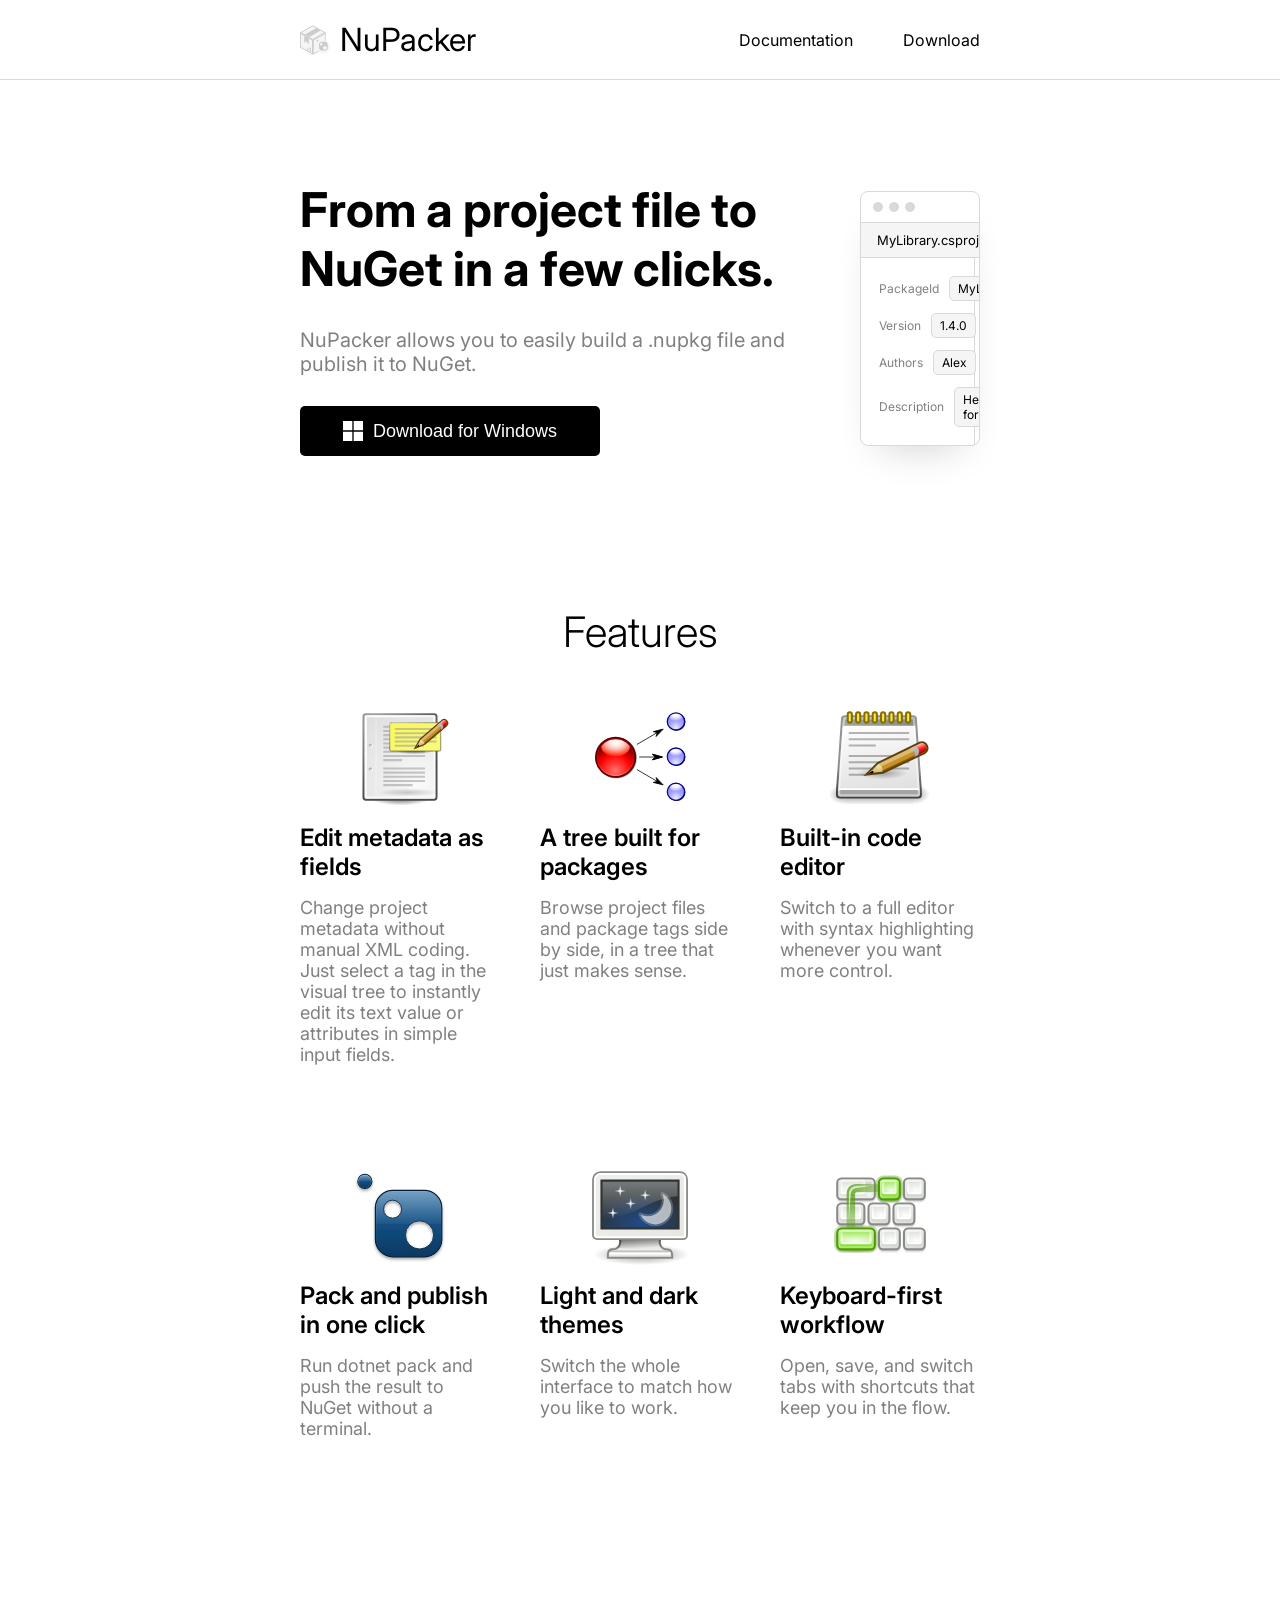
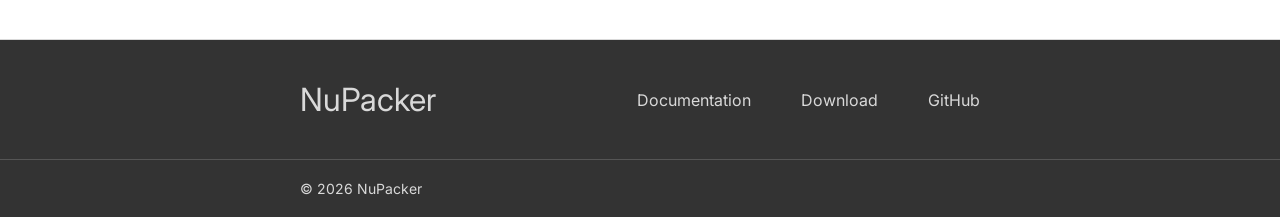
<file: index.html>
<!doctype html>
<html lang="en">
  <head>
    <meta charset="UTF-8" />
    <meta name="viewport" content="width=device-width, initial-scale=1.0" />
    <title>NuPacker</title>
    <link
      href="https://fonts.googleapis.com/css2?family=Inter:ital,opsz,wght@0,14..32,100..900;1,14..32,100..900&display=swap"
      rel="stylesheet"
    />
    <link rel="stylesheet" href="styles/body.css" />
    <link rel="stylesheet" href="styles/header.css" />
    <link rel="stylesheet" href="styles/main.css" />
    <link rel="stylesheet" href="styles/footer.css" />
  </head>
  <body>
    <header>
      <div class="logo">
        <img
          width="30"
          height="30"
          src="images/applogo-light.svg"
          alt="nupack-logo"
        />
        <a class="header" href="index.html">NuPacker</a>
      </div>
      <nav>
        <a href="documentation/index.html">Documentation</a>
        <a href="download/index.html">Download</a>
      </nav>
    </header>
    <main class="hero">
      <div class="description">
        <div class="block">
          <h1>From a project file to NuGet in a few clicks.</h1>
          <p>
            NuPacker allows you to easily build a .nupkg file and publish it to
            NuGet.
          </p>
          <a href="download/index.html">
            <button>
              <img width="20" height="20" src="images/windows.svg" />
              <span>Download for Windows</span>
            </button>
          </a>
        </div>
        <div class="mockup">
          <div class="mockup-bar"><span></span><span></span><span></span></div>
          <div class="mockup-tabs">
            <div class="tab active">MyLibrary.csproj</div>
            <div class="tab">Program.cs</div>
          </div>
          <div class="mockup-body">
            <div class="mockup-fields">
              <div class="field">
                <span>PackageId</span><span class="val">MyLibrary</span>
              </div>
              <div class="field">
                <span>Version</span><span class="val">1.4.0</span>
              </div>
              <div class="field">
                <span>Authors</span><span class="val">Alex</span>
              </div>
              <div class="field">
                <span>Description</span><span class="val">Helpers for…</span>
              </div>
            </div>
            <div class="mockup-tree">
              <div class="node active">MyLibrary.csproj</div>
              <div class="node indent">PropertyGroup</div>
              <div class="node indent">ItemGroup</div>
              <div class="node">Program.cs</div>
              <div class="node">README.md</div>
            </div>
          </div>
        </div>
      </div>
      <div class="features">
        <h2>Features</h2>
        <section>
          <div class="feature">
            <img width="100" height="100" src="images/edit-metadata.svg" />
            <h3>Edit metadata as fields</h3>
            <p>
              Change project metadata without manual XML coding. Just select a
              tag in the visual tree to instantly edit its text value or
              attributes in simple input fields.
            </p>
          </div>
          <div class="feature">
            <img width="100" height="100" src="images/file-tree.svg" />
            <h3>A tree built for packages</h3>
            <p>
              Browse project files and package tags side by side, in a tree that
              just makes sense.
            </p>
          </div>
          <div class="feature">
            <img width="100" height="100" src="images/editor.svg" />
            <h3>Built-in code editor</h3>
            <p>
              Switch to a full editor with syntax highlighting whenever you want
              more control.
            </p>
          </div>
          <div class="feature">
            <img width="100" height="100" src="images/nuget.svg" />
            <h3>Pack and publish in one click</h3>
            <p>
              Run dotnet pack and push the result to NuGet without a terminal.
            </p>
          </div>
          <div class="feature">
            <img width="100" height="100" src="images/theme.svg" />
            <h3>Light and dark themes</h3>
            <p>Switch the whole interface to match how you like to work.</p>
          </div>
          <div class="feature">
            <img width="100" height="100" src="images/keyboard-shortcuts.svg" />
            <h3>Keyboard-first workflow</h3>
            <p>
              Open, save, and switch tabs with shortcuts that keep you in the
              flow.
            </p>
          </div>
        </section>
      </div>
    </main>
    <footer>
      <div class="footer-top">
        <div class="logo">
          <a class="header" href="index.html">NuPacker</a>
        </div>
        <nav>
          <a href="documentation/index.html">Documentation</a>
          <a href="download/index.html">Download</a>
          <a href="https://github.com/bronsk1y/NuPacker">GitHub</a>
        </nav>
      </div>
      <div class="footer-bottom">
        <p>© 2026 NuPacker</p>
      </div>
    </footer>
  </body>
</html>
</file>
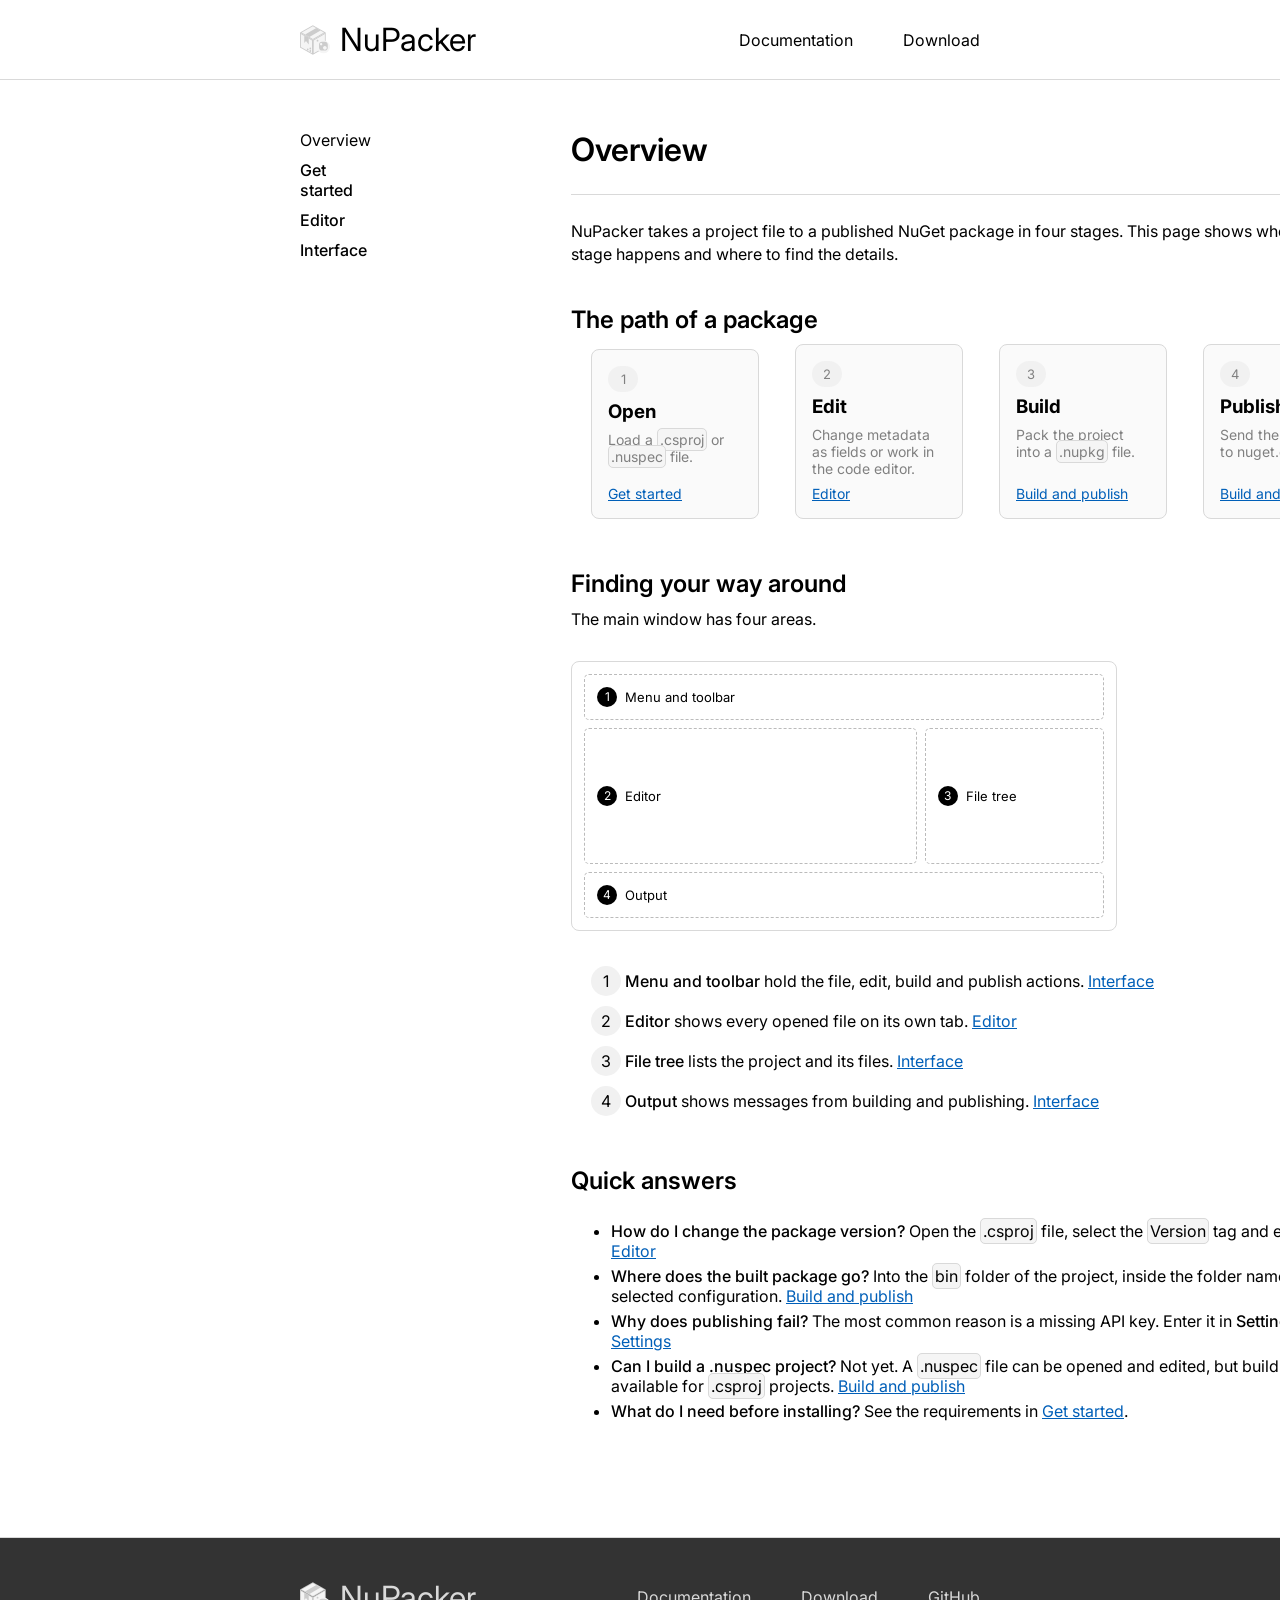
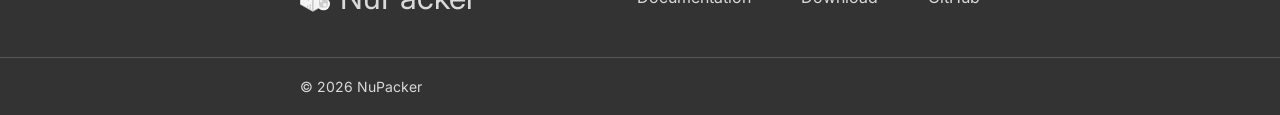
<file: documentation/index.html>
<!doctype html>
<html lang="en">
  <head>
    <meta charset="UTF-8" />
    <meta name="viewport" content="width=device-width, initial-scale=1.0" />
    <title>NuPacker - Documentation</title>
    <link
      href="https://fonts.googleapis.com/css2?family=Inter:ital,opsz,wght@0,14..32,100..900;1,14..32,100..900&display=swap"
      rel="stylesheet"
    />
    <link rel="stylesheet" href="../styles/body.css" />
    <link rel="stylesheet" href="../styles/header.css" />
    <link rel="stylesheet" href="../styles/documentation.css" />
    <link rel="stylesheet" href="../styles/footer.css" />
  </head>
  <body>
    <header>
      <div class="logo">
        <img
          width="30"
          height="30"
          src="../images/applogo-light.svg"
          alt="nupack-logo"
        />
        <a class="header" href="../index.html">NuPacker</a>
      </div>
      <nav>
        <a href="index.html">Documentation</a>
        <a href="../download/index.html">Download</a>
      </nav>
    </header>
    <main class="documentation">
      <div class="table-of-contents">
        <a href="#overview">Overview</a>
        <a href="#get-started" class="bold">Get started</a>
        <a href="#editor" class="bold">Editor</a>
        <a href="#interface" class="bold">Interface</a>
      </div>
      <div class="docs-content-wrapper">
        <div id="overview" class="docs-content">
          <h1>Overview</h1>
          <hr />
          <p>
            NuPacker takes a project file to a published NuGet package in four
            stages. This page shows where each stage happens and where to find
            the details.
          </p>

          <h2>The path of a package</h2>
          <ol class="pipeline">
            <li class="stage">
              <h3>Open</h3>
              <p>
                Load a <span class="block">.csproj</span> or
                <span class="block">.nuspec</span> file.
              </p>
              <a class="link" href="#get-started">Get started</a>
            </li>
            <li class="stage">
              <h3>Edit</h3>
              <p>Change metadata as fields or work in the code editor.</p>
              <a class="link" href="#editor">Editor</a>
            </li>
            <li class="stage">
              <h3>Build</h3>
              <p>
                Pack the project into a <span class="block">.nupkg</span> file.
              </p>
              <a class="link" href="#build-publish">Build and publish</a>
            </li>
            <li class="stage">
              <h3>Publish</h3>
              <p>Send the package to nuget.org.</p>
              <a class="link" href="#build-publish">Build and publish</a>
            </li>
          </ol>

          <h2>Finding your way around</h2>
          <p>The main window has four areas.</p>
          <div class="window-map">
            <div class="map-area">
              <span class="pin">1</span>Menu and toolbar
            </div>
            <div class="map-middle">
              <div class="map-area map-editor">
                <span class="pin">2</span>Editor
              </div>
              <div class="map-area map-tree">
                <span class="pin">3</span>File tree
              </div>
            </div>
            <div class="map-area"><span class="pin">4</span>Output</div>
          </div>
          <ol>
            <li>
              <span
                ><span class="bold">Menu and toolbar</span> hold the file, edit,
                build and publish actions.
                <a class="link" href="#interface">Interface</a></span
              >
            </li>
            <li>
              <span
                ><span class="bold">Editor</span> shows every opened file on its
                own tab. <a class="link" href="#editor">Editor</a></span
              >
            </li>
            <li>
              <span
                ><span class="bold">File tree</span> lists the project and its
                files. <a class="link" href="#interface">Interface</a></span
              >
            </li>
            <li>
              <span
                ><span class="bold">Output</span> shows messages from building
                and publishing.
                <a class="link" href="#interface">Interface</a></span
              >
            </li>
          </ol>

          <h2>Quick answers</h2>
          <ul>
            <li>
              <span
                ><span class="bold">How do I change the package version?</span>
                Open the <span class="block">.csproj</span> file, select the
                <span class="block">Version</span> tag and edit its value.
                <a class="link" href="#editor">Editor</a></span
              >
            </li>
            <li>
              <span
                ><span class="bold">Where does the built package go?</span> Into
                the <span class="block">bin</span> folder of the project, inside
                the folder named after the selected configuration.
                <a class="link" href="#build-publish"
                  >Build and publish</a
                ></span
              >
            </li>
            <li>
              <span
                ><span class="bold">Why does publishing fail?</span> The most
                common reason is a missing API key. Enter it in
                <span class="bold">Settings > NuGet</span>.
                <a class="link" href="#settings">Settings</a></span
              >
            </li>
            <li>
              <span
                ><span class="bold">Can I build a .nuspec project?</span> Not
                yet. A <span class="block">.nuspec</span> file can be opened and
                edited, but building is available for
                <span class="block">.csproj</span> projects.
                <a class="link" href="#build-publish"
                  >Build and publish</a
                ></span
              >
            </li>
            <li>
              <span
                ><span class="bold">What do I need before installing?</span> See
                the requirements in
                <a class="link" href="#get-started">Get started</a>.</span
              >
            </li>
          </ul>
        </div>
        <div id="get-started" class="docs-content">
          <h1>Get started with NuPacker</h1>
          <hr />
          <p>
            This section explains how to install NuPack and what the
            requirements are.
          </p>
          <h2>Pre-installation Requirements</h2>
          <ol>
            <li>
              <span
                >The computer must have <span class="bold">Windows 10</span> or
                higher installed.</span
              >
            </li>
            <li>
              <span
                >The <span class="bold">NuGet</span> command-line utility must
                be installed to upload package files. If it is not available,
                you can install it
                <a class="link" href="https://www.nuget.org/downloads">here</a
                >.</span
              >
            </li>
          </ol>
          <h2>Installing NuPacker</h2>
          <ol>
            <li>
              <span>
                Download the
                <a class="link" href="#">installer file</a>.</span
              >
            </li>
            <li>
              <span>Run the installer and follow the instructions.</span>
            </li>
            <li>
              <span>Open NuPack and configure it if necessary.</span>
            </li>
          </ol>
          <h2>Opening Files</h2>
          <p>
            NuPack works with
            <span class="block">.nuspec</span> and
            <span class="block">.csproj</span> project files. To open a file,
            follow the steps below:
          </p>
          <ol>
            <li>
              <span>
                Open NuPacker and click on the
                <span class="bold">File > Open File</span> tab.</span
              >
            </li>
            <li>
              <span>Select your project file.</span>
            </li>
          </ol>
          <p>Once successfully loaded, a tree file will appear on the right.</p>
        </div>
        <div id="editor" class="docs-content">
          <h1>Editor</h1>
          <hr />
          <p>
            NuPacker opens project files in one of two views, depending on the
            file and what you're editing.
          </p>

          <h2>Code Editor</h2>
          <p>
            Files like <span class="block">.cs</span> and
            <span class="block">.txt</span> open in a full code editor with
            syntax highlighting and line numbers.
          </p>
          <ul>
            <li>
              <span>Syntax highlighting for C# and plain text files.</span>
            </li>
            <li>
              <span>Undo and redo across the entire editing session.</span>
            </li>
            <li>
              <span
                >Cut, copy and paste, available from the menu or the
                keyboard.</span
              >
            </li>
            <li>
              <span
                >Changes are marked with an asterisk (<span class="block"
                  >*</span
                >) next to the file name until saved.</span
              >
            </li>
          </ul>

          <h2>Simplified Editor</h2>
          <p>
            Project files like <span class="block">.csproj</span> and
            <span class="block">.nuspec</span> open in a simplified view instead
            of raw XML.
          </p>
          <ol>
            <li>
              <span
                >Tags are shown as a tree. Tags with nested tags can be
                expanded, tags without them show their value directly.</span
              >
            </li>
            <li>
              <span
                >Click a tag to see its value and attributes on the right, and
                edit them as plain fields.</span
              >
            </li>
            <li>
              <span
                >Press <span class="bold">Save</span> to write the changes back
                to the file.</span
              >
            </li>
          </ol>
          <p>
            You can switch between the simplified view and the raw code editor
            at any time using the
            <span class="bold">Use Simplified Editor</span> /
            <span class="bold">Use Normal Editor</span> toggle.
          </p>

          <h2>Saving</h2>
          <ul>
            <li>
              <span
                ><span class="bold">Save</span> writes changes to the current
                file.</span
              >
            </li>
            <li>
              <span
                ><span class="bold">Save As</span> lets you choose a new
                location and name.</span
              >
            </li>
          </ul>

          <h2>Keyboard Shortcuts</h2>
          <table class="shortcuts">
            <tbody>
              <tr>
                <td>Open file</td>
                <td><span class="block">Ctrl + O</span></td>
              </tr>
              <tr>
                <td>Save</td>
                <td><span class="block">Ctrl + S</span></td>
              </tr>
              <tr>
                <td>Save As</td>
                <td><span class="block">Ctrl + Alt + S</span></td>
              </tr>
              <tr>
                <td>Undo / Redo</td>
                <td>
                  <span class="block">Ctrl + Z</span> /
                  <span class="block">Ctrl + Y</span>
                </td>
              </tr>
              <tr>
                <td>Cut / Copy / Paste</td>
                <td>
                  <span class="block">Ctrl + X</span> /
                  <span class="block">Ctrl + C</span> /
                  <span class="block">Ctrl + V</span>
                </td>
              </tr>
            </tbody>
          </table>
        </div>
        <div id="interface" class="docs-content">
          <h1>Interface</h1>
          <hr />
          <p>
            This section describes the toolbar, the file tree and the output
            panel.
          </p>

          <h2>Toolbar</h2>
          <ul>
            <li>
              <span
                ><span class="bold">Undo</span> and
                <span class="bold">Redo</span> revert or restore changes in the
                code editor.</span
              >
            </li>
            <li>
              <span
                ><span class="bold">Open</span> selects a project file.</span
              >
            </li>
            <li>
              <span
                ><span class="bold">Save</span> writes the current file to
                disk.</span
              >
            </li>
            <li>
              <span><span class="bold">Run</span> builds the package.</span>
            </li>
            <li>
              <span
                ><span class="bold">Stop</span> cancels a running build or
                publish.</span
              >
            </li>
            <li>
              <span
                ><span class="bold">Publish</span> sends the built package to
                NuGet.</span
              >
            </li>
          </ul>

          <h2>File Tree</h2>
          <p>
            The project file is the root of the tree. Expand it to see the
            folders and files next to it.
          </p>
          <ul>
            <li><span>Double-click a file to open it in a new tab.</span></li>
            <li>
              <span
                >Use the arrow next to a folder to expand or collapse it.</span
              >
            </li>
            <li>
              <span
                >Type in the search field to filter by name. Folders that
                contain a match stay visible.</span
              >
            </li>
            <li>
              <span
                >Only <span class="block">.cs</span> and
                <span class="block">.txt</span> files are listed. The
                <span class="block">bin</span>,
                <span class="block">obj</span> and
                <span class="block">.git</span> folders are hidden.</span
              >
            </li>
          </ul>

          <h2>Output Panel</h2>
          <p>
            The panel shows the output of the build and publish commands. Colors
            indicate the type of message:
          </p>
          <ul>
            <li>
              <span><span class="bold">Black</span> for regular messages.</span>
            </li>
            <li>
              <span><span class="bold">Yellow</span> for warnings.</span>
            </li>
            <li>
              <span><span class="bold">Red</span> for errors.</span>
            </li>
            <li>
              <span><span class="bold">Green</span> for success messages.</span>
            </li>
          </ul>
        </div>
        <div id="build-publish" class="docs-content">
          <h1>Build and publish</h1>
          <hr />

          <h2>Building a Package</h2>
          <ol>
            <li>
              <span>Open your <span class="block">.csproj</span> file.</span>
            </li>
            <li>
              <span
                >Optionally choose the configuration in
                <span class="bold">Settings > Build</span>.</span
              >
            </li>
            <li>
              <span>Click <span class="bold">Run</span> on the toolbar.</span>
            </li>
            <li><span>Follow the progress in the output panel.</span></li>
          </ol>
          <p>
            Use <span class="bold">Stop</span> to cancel a build in progress.
            Building is currently available for
            <span class="block">.csproj</span> projects.
            <span class="block">.nuspec</span> files can be opened and edited.
          </p>

          <h2>Publishing</h2>
          <ol>
            <li>
              <span
                >Enter your API key in
                <span class="bold">Settings > NuGet</span>.</span
              >
            </li>
            <li><span>Build the package.</span></li>
            <li>
              <span
                >Click <span class="bold">Publish</span> on the toolbar.</span
              >
            </li>
          </ol>
          <p>
            NuPacker sends the most recent
            <span class="block">.nupkg</span> file from the
            <span class="block">bin</span> folder of the selected configuration
            to nuget.org. The API key is not written to the settings file.
          </p>
        </div>
        <div id="settings" class="docs-content">
          <h1>Settings</h1>
          <hr />
          <p>
            Open <span class="bold">Edit > Settings</span>, change the options
            and click <span class="bold">Save</span> to apply them.
          </p>

          <h2>General</h2>
          <ul>
            <li>
              <span
                ><span class="bold">Language</span>: English or Русский.</span
              >
            </li>
            <li>
              <span
                ><span class="bold">Theme</span>: System, Light or Dark.</span
              >
            </li>
            <li>
              <span
                ><span class="bold">Font Size</span>: size of the interface
                text.</span
              >
            </li>
          </ul>

          <h2>Editor</h2>
          <ul>
            <li>
              <span
                ><span class="bold">Editor Font</span> and
                <span class="bold">Editor Font Size</span> for the code
                editor.</span
              >
            </li>
            <li>
              <span
                ><span class="bold">Tab Size</span> and
                <span class="bold">Indent Unit</span> control indentation.</span
              >
            </li>
            <li>
              <span
                ><span class="bold">Line Numbers</span> shows or hides the line
                number column.</span
              >
            </li>
          </ul>

          <h2>Build</h2>
          <ul>
            <li>
              <span
                ><span class="bold">Configuration</span>: Debug or
                Release.</span
              >
            </li>
            <li>
              <span
                ><span class="bold">Extra pack arguments</span> are appended to
                the pack command.</span
              >
            </li>
            <li>
              <span
                ><span class="bold">Clean before build</span> cleans the project
                before packing.</span
              >
            </li>
          </ul>

          <h2>NuGet</h2>
          <ul>
            <li>
              <span
                ><span class="bold">API Key</span> is used to publish
                packages.</span
              >
            </li>
            <li>
              <span
                ><span class="bold">Include symbols</span> also builds and
                publishes a symbols package.</span
              >
            </li>
          </ul>
        </div>
      </div>
    </main>
    <footer>
      <div class="footer-top">
        <div class="logo">
          <img
            width="30"
            height="30"
            src="../images/applogo-light.svg"
            alt="nupack-logo"
          />
          <a class="header" href="../index.html">NuPacker</a>
        </div>
        <nav>
          <a href="index.html">Documentation</a>
          <a href="../download/index.html">Download</a>
          <a href="https://github.com/bronsk1y/NuPacker">GitHub</a>
        </nav>
      </div>
      <div class="footer-bottom">
        <p>© 2026 NuPacker</p>
      </div>
    </footer>
    <script src="../scripts/documentation.js"></script>
  </body>
</html>
</file>
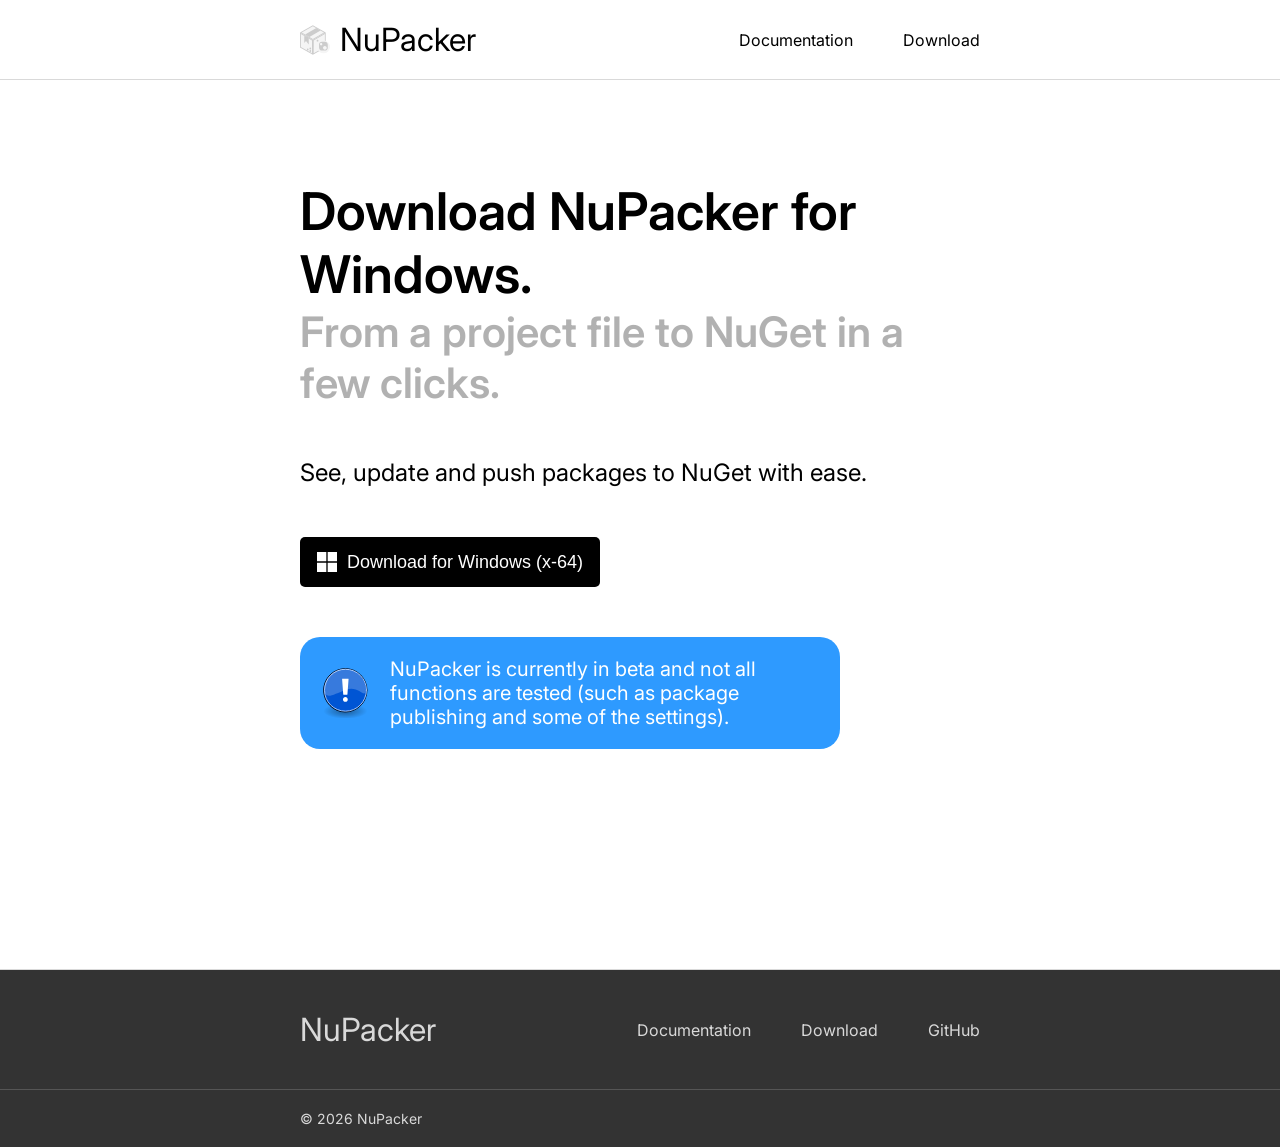
<file: download/index.html>
<!doctype html>
<html lang="en">
  <head>
    <meta charset="UTF-8" />
    <meta name="viewport" content="width=device-width, initial-scale=1.0" />
    <title>NuPacker - Download</title>
    <link
      href="https://fonts.googleapis.com/css2?family=Inter:ital,opsz,wght@0,14..32,100..900;1,14..32,100..900&display=swap"
      rel="stylesheet"
    />
    <link rel="stylesheet" href="../styles/body.css" />
    <link rel="stylesheet" href="../styles/header.css" />
    <link rel="stylesheet" href="../styles/download.css" />
    <link rel="stylesheet" href="../styles/footer.css" />
  </head>
  <body>
    <header>
      <div class="logo">
        <img
          width="30"
          height="30"
          src="../images/applogo-light.svg"
          alt="nupack-logo"
        />
        <a class="header" href="../index.html">NuPacker</a>
      </div>
      <nav>
        <a href="../documentation/index.html">Documentation</a>
        <a href="index.html">Download</a>
      </nav>
    </header>
    <main>
      <div class="download-header">
        <span>Download NuPacker for Windows.</span>
        <span>From a project file to NuGet in a few clicks.</span>
      </div>
      <p>See, update and push packages to NuGet with ease.</p>
      <div class="download-panel">
        <a href="https://github.com/bronsk1y/NuPacker/releases/download/v1.0.0/NuPackerSetup.exe">
          <button>
            <img width="20" height="20" src="../images/windows.svg" />
            <span>Download for Windows (x-64)</span>
          </button>
        </a>
      </div>
      <div class="important">
        <img src="../images/exclamation-mark.svg" width="50" height="50" />
        <span
          >NuPacker is currently in beta and not all functions are tested (such
          as package publishing and some of the settings).</span
        >
      </div>
    </main>
    <footer>
      <div class="footer-top">
        <div class="logo">
          <a class="header" href="../index.html">NuPacker</a>
        </div>
        <nav>
          <a href="../documentation/index.html">Documentation</a>
          <a href="index.html">Download</a>
          <a href="https://github.com/bronsk1y/NuPacker">GitHub</a>
        </nav>
      </div>
      <div class="footer-bottom">
        <p>© 2026 NuPacker</p>
      </div>
    </footer>
  </body>
</html>
</file>
<file: styles/body.css>
html,
body {
  height: 100%;
  margin: 0;
  font-family: "Inter";
}

body {
  display: flex;
  flex-direction: column;
}

.header {
  margin: 0px;
  font-size: 32px;
}

nav {
  display: flex;
  flex-direction: row;
  gap: 50px;
  align-items: center;
}

a {
  margin: 0px;
  text-decoration: none;
  color: black;
}
</file>
<file: styles/header.css>
header {
  display: flex;
  flex-direction: row;
  justify-content: space-between;
  padding: 20px 300px;
  border-bottom: 1px solid #d9d9d9;
}

.logo {
  display: flex;
  flex-direction: row;
  align-items: center;
  gap: 10px;
}
</file>
<file: styles/main.css>
.hero {
  display: flex;
  flex-direction: column;
  padding: 100px 300px;
  gap: 150px;
}

.description {
  display: flex;
  flex-direction: row;
  justify-content: space-between;
  align-items: center;
  gap: 60px;
}

.block {
  display: flex;
  flex-direction: column;
  gap: 30px;
  max-width: 500px;
  flex-shrink: 0;
}

.block > h1 {
  margin: 0;
  font-size: 48px;
}

.block > p {
  margin: 0;
  color: gray;
  font-size: 20px;
}

.block > a {
  text-decoration: none;
  color: black;
  margin: 0;
}

.block > a > button {
  margin: 0;
  border: none;
  background: black;
  color: white;
  border-radius: 5px;
  display: flex;
  flex-direction: row;
  align-items: center;
  justify-content: center;
  gap: 15px 10px;
  width: 300px;
  padding: 5px;
  font-size: 18px;
  height: 50px;
  cursor: pointer;
}

.block > button:hover {
  background: #222;
}

.mockup {
  display: flex;
  flex-direction: column;
  width: 100%;
  max-width: 480px;
  border: 1px solid #d9d9d9;
  border-radius: 8px;
  overflow: hidden;
  box-shadow: 0 20px 40px -20px rgba(0, 0, 0, 0.2);
}

.mockup-bar {
  display: flex;
  flex-direction: row;
  gap: 6px;
  padding: 10px 12px;
  border-bottom: 1px solid #d9d9d9;
}

.mockup-bar > span {
  width: 10px;
  height: 10px;
  border-radius: 50%;
  background: #d9d9d9;
}

.mockup-tabs {
  display: flex;
  flex-direction: row;
  border-bottom: 1px solid #d9d9d9;
  font-size: 13px;
}

.tab {
  padding: 9px 16px;
  color: gray;
  border-right: 1px solid #d9d9d9;
}

.tab.active {
  color: black;
  background: #f5f5f5;
}

.mockup-body {
  display: flex;
  flex-direction: row;
}

.mockup-fields {
  display: flex;
  flex-direction: column;
  gap: 12px;
  padding: 18px;
  width: 65%;
  border-right: 1px solid #d9d9d9;
}

.field {
  display: flex;
  flex-direction: row;
  justify-content: space-between;
  align-items: center;
  gap: 10px;
}

.field > span:first-child {
  font-size: 12px;
  color: gray;
}

.field > .val {
  font-size: 12px;
  background: #f5f5f5;
  border: 1px solid #d9d9d9;
  border-radius: 5px;
  padding: 4px 8px;
}

.mockup-tree {
  display: flex;
  flex-direction: column;
  padding: 14px;
  font-size: 12px;
  color: gray;
}

.node {
  padding: 4px 0;
}

.node.active {
  color: black;
}

.node.indent {
  padding-left: 14px;
}

.features {
  display: flex;
  flex-direction: column;
  gap: 50px;
}

.features > h2 {
  margin: 0;
  text-align: center;
  font-size: 42px;
  font-weight: 300;
}

.features > section {
  display: grid;
  grid-template-columns: repeat(3, 1fr);
  gap: 100px 40px;
}

.feature {
  display: flex;
  flex-direction: column;
  gap: 16px;
}

.feature > img {
  align-self: center;
}

.feature > h3 {
  margin: 0;
  font-size: 24px;
  align-self: center;
  font-weight: 600;
}

.feature > p {
  margin: 0;
  color: gray;
  font-size: 18px;
}
</file>
<file: styles/footer.css>
footer {
  margin-top: 100px;
  border-top: 1px solid #d9d9d9;
  background: #333;
}

.footer-top {
  display: flex;
  flex-direction: row;
  justify-content: space-between;
  align-items: center;
  padding: 40px 300px;
  color: #d9d9d9;
}

.footer-top > nav > a {
  color: #d9d9d9;
}

.footer-top > .logo > a {
  color: #d9d9d9;
}

.footer-bottom {
  border-top: 1px solid #555;
  padding: 20px 300px;
}

.footer-bottom > p {
  margin: 0;
  color: #d9d9d9;
  font-size: 14px;
}

@media (max-width: 900px) {
  .footer-top,
  .footer-bottom {
    padding-left: 40px;
    padding-right: 40px;
  }
}

@media (max-width: 600px) {
  .footer-top {
    flex-direction: column;
    align-items: flex-start;
    gap: 20px;
  }
}
</file>
<file: styles/documentation.css>
.documentation {
  display: flex;
  flex-direction: row;
  justify-content: space-between;
  padding: 0 300px;
  margin-top: 50px;
  gap: 200px;
}

.table-of-contents {
  display: flex;
  flex-direction: column;
  gap: 10px;
}

.docs-content {
  display: none;
}

.docs-content.active {
  display: flex;
  flex-direction: column;
  text-align: left;
  flex: 1;
  gap: 10px;
}

.docs-content > hr {
  width: 800px;
  margin: 15px 0;
  border: none;
  height: 1px;
  background-color: #d9d9d9;
}

.docs-content > h1 {
  margin: 0;
  font-weight: 600;
}

.docs-content > h2 {
  margin: 0;
  font-weight: 600;
  margin-top: 30px;
}

.docs-content > p {
  margin: 0;
  max-width: 800px;
  line-height: 2.5vh;
}

.docs-content > ul {
  display: flex;
  flex-direction: column;
  gap: 5px;
}

.docs-content > ol {
  list-style: none;
  counter-reset: counter;
  margin: 0;
  padding: 0;
}

.docs-content > ol > li {
  counter-increment: counter;
  position: relative;
  margin-bottom: 10px;
  margin-left: 20px;
  max-width: 800px;
}

.docs-content > ol > :first-child {
  margin-top: 5px;
}

.docs-content > ol li::before {
  content: counter(counter);
  background: #f1f1f1;
  display: inline-block;
  padding: 5px;
  width: 20px;
  text-align: center;
  border-radius: 45px;
}

.link {
  color: #005fb8;
  text-decoration: underline solid;
}

.bold {
  font-weight: 500;
}

.block {
  padding: 2px;
  background: #f5f5f5;
  border: 1px solid #d9d9d9;
  border-radius: 5px;
}

table.shortcuts {
  border-collapse: collapse;
  margin: 10px 0;
}

table.shortcuts td {
  padding: 8px 0;
  border-bottom: 1px solid #f0f0f0;
}

table.shortcuts td:first-child {
  padding-right: 40px;
  color: #333;
}

.pipeline {
  display: grid;
  grid-template-columns: repeat(4, 1fr);
  gap: 16px;
  margin: 20px 0;
  padding: 0;
  list-style: none;
  counter-reset: stage;
  max-width: 800px;
}

.stage {
  counter-increment: stage;
  display: flex;
  flex-direction: column;
  gap: 8px;
  margin: 0;
  padding: 16px;
  border: 1px solid #d9d9d9;
  border-radius: 8px;
  background: #fafafa;
}

.stage::before {
  content: counter(stage);
  font-size: 13px;
  color: gray;
}

.stage h3,
.stage p {
  margin: 0;
}

.stage p {
  font-size: 14px;
  margin: 0;
  color: gray;
}

.stage .link {
  margin-top: auto;
  font-size: 14px;
}

.window-map {
  display: flex;
  flex-direction: column;
  gap: 8px;
  max-width: 520px;
  margin: 20px 0;
  padding: 12px;
  border: 1px solid #d9d9d9;
  border-radius: 8px;
}

.map-area {
  display: flex;
  align-items: center;
  gap: 8px;
  padding: 12px;
  border: 1px dashed #bbb;
  border-radius: 5px;
  font-size: 13px;
}

.map-middle {
  display: flex;
  gap: 8px;
}

.map-editor {
  flex: 2;
  min-height: 110px;
}

.map-tree {
  flex: 1;
}

.pin {
  display: inline-flex;
  align-items: center;
  justify-content: center;
  flex-shrink: 0;
  width: 20px;
  height: 20px;
  border-radius: 50%;
  background: black;
  color: white;
  font-size: 12px;
}

@media (max-width: 700px) {
  .pipeline {
    grid-template-columns: 1fr 1fr;
  }
}
</file>
<file: styles/download.css>
main {
  display: flex;
  flex-direction: column;
  padding: 100px 300px;
  gap: 50px;
}

main > p {
  margin: 0;
  font-size: 24px;
}

.important {
  display: flex;
  flex-direction: row;
  justify-items: center;
  align-items: center;
  gap: 20px;
  border-radius: 20px;
  background: #2e9aff;
  padding: 20px;
  width: 500px;
  margin-bottom: 20px;
  font-size: 20px;
  color: white;
}

.download-header {
  font-size: 52px;
  font-weight: 600;
  display: flex;
  flex-direction: column;
  margin: 0;
}

.download-header > :last-child {
  font-size: 42px;
  font-weight: 600;
  opacity: 0.3;
  margin: 0;
}

.download-panel {
  display: flex;
  flex-direction: column;
  gap: 5px;
}

.download-panel > a {
  margin: 0;
  text-decoration: none;
  color: black;
}

.download-panel > a > button {
  margin: 0;
  border: none;
  background: black;
  color: white;
  border-radius: 5px;
  display: flex;
  flex-direction: row;
  align-items: center;
  justify-content: center;
  gap: 15px 10px;
  width: 300px;
  padding: 5px;
  font-size: 18px;
  height: 50px;
  cursor: pointer;
}
</file>
